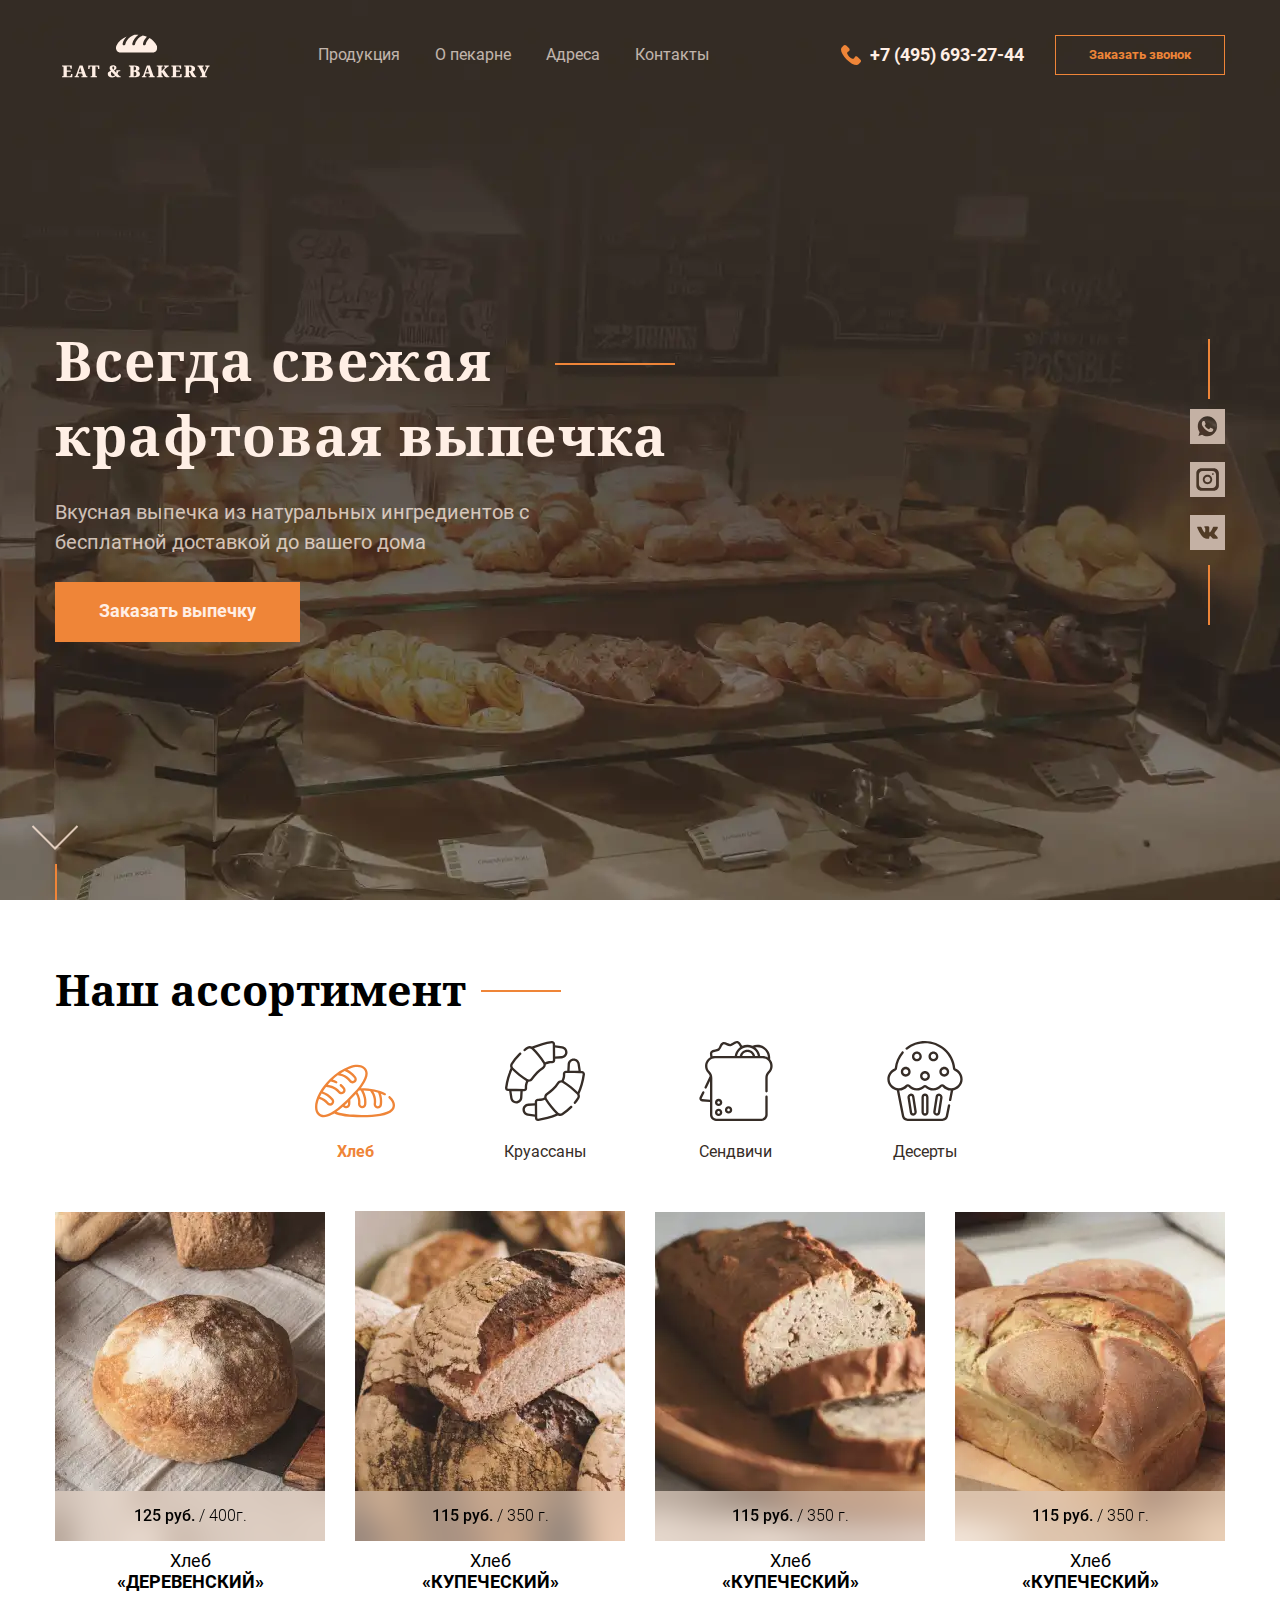
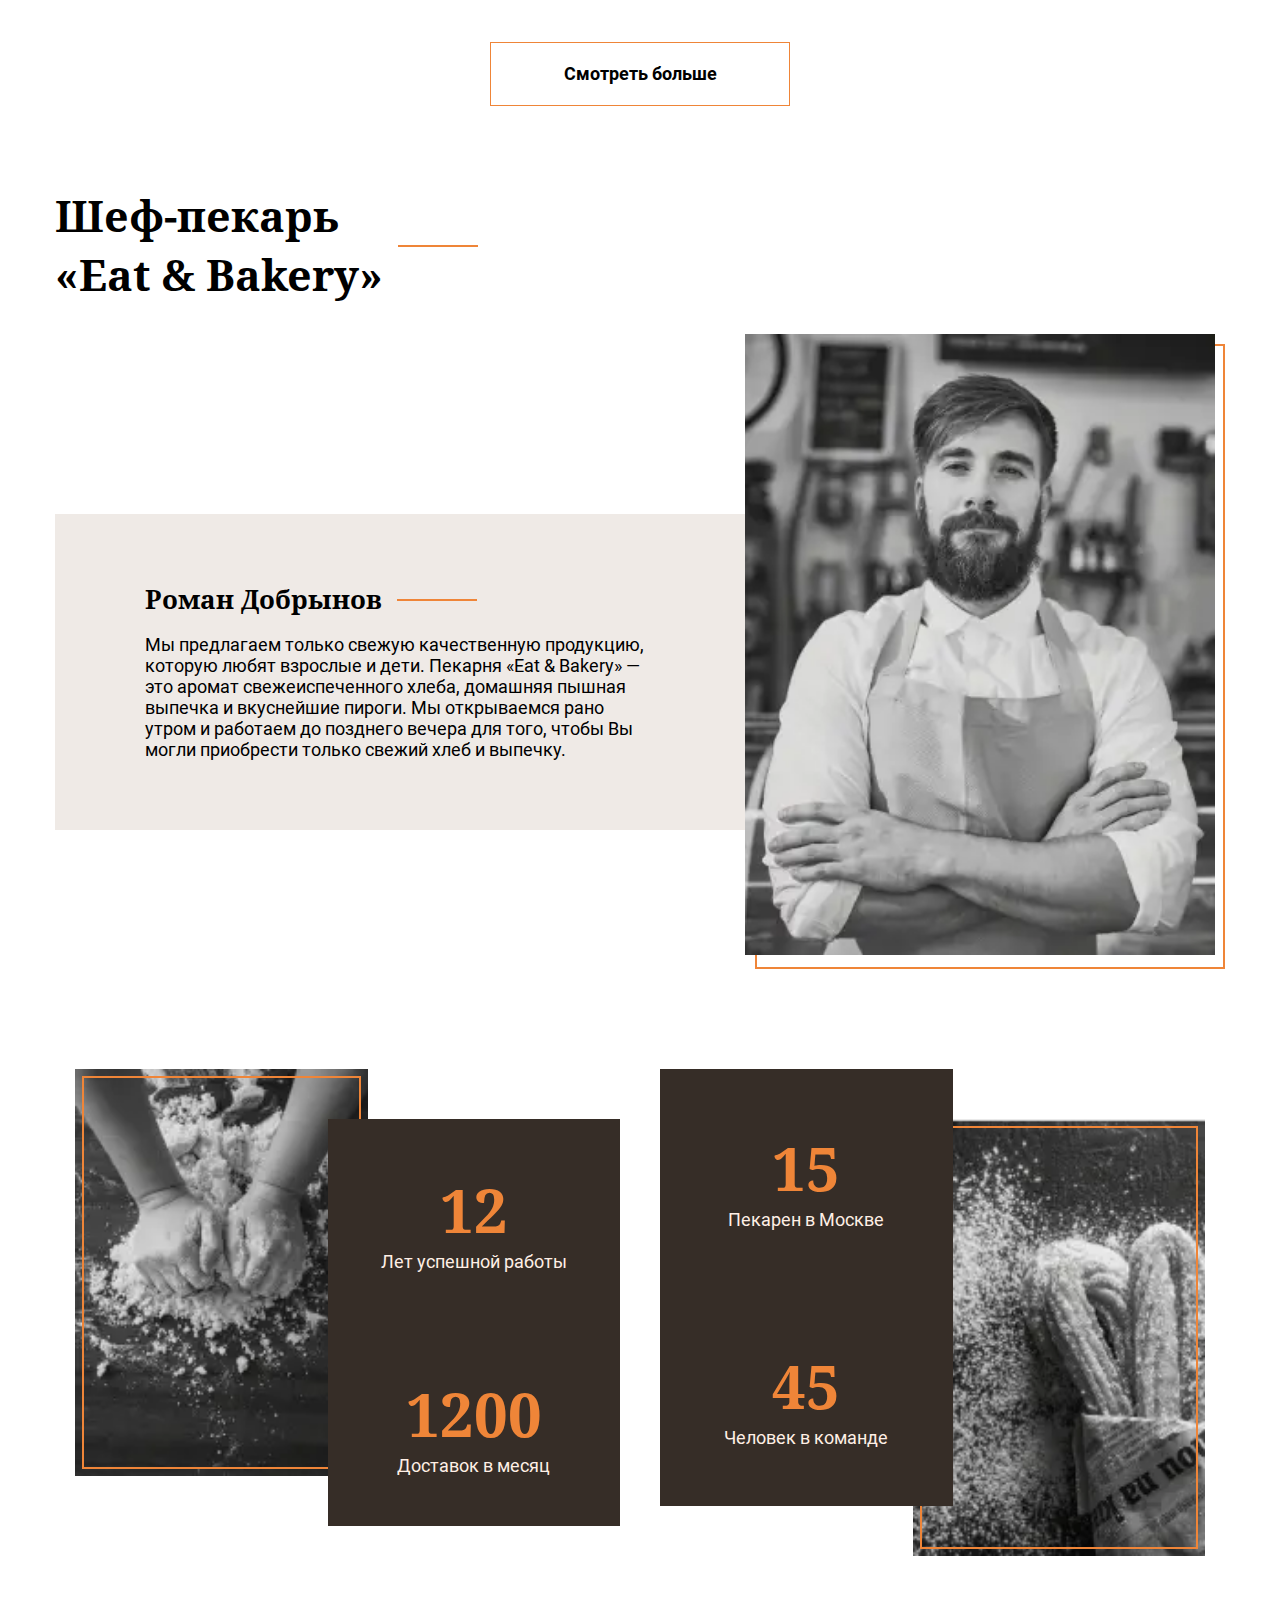
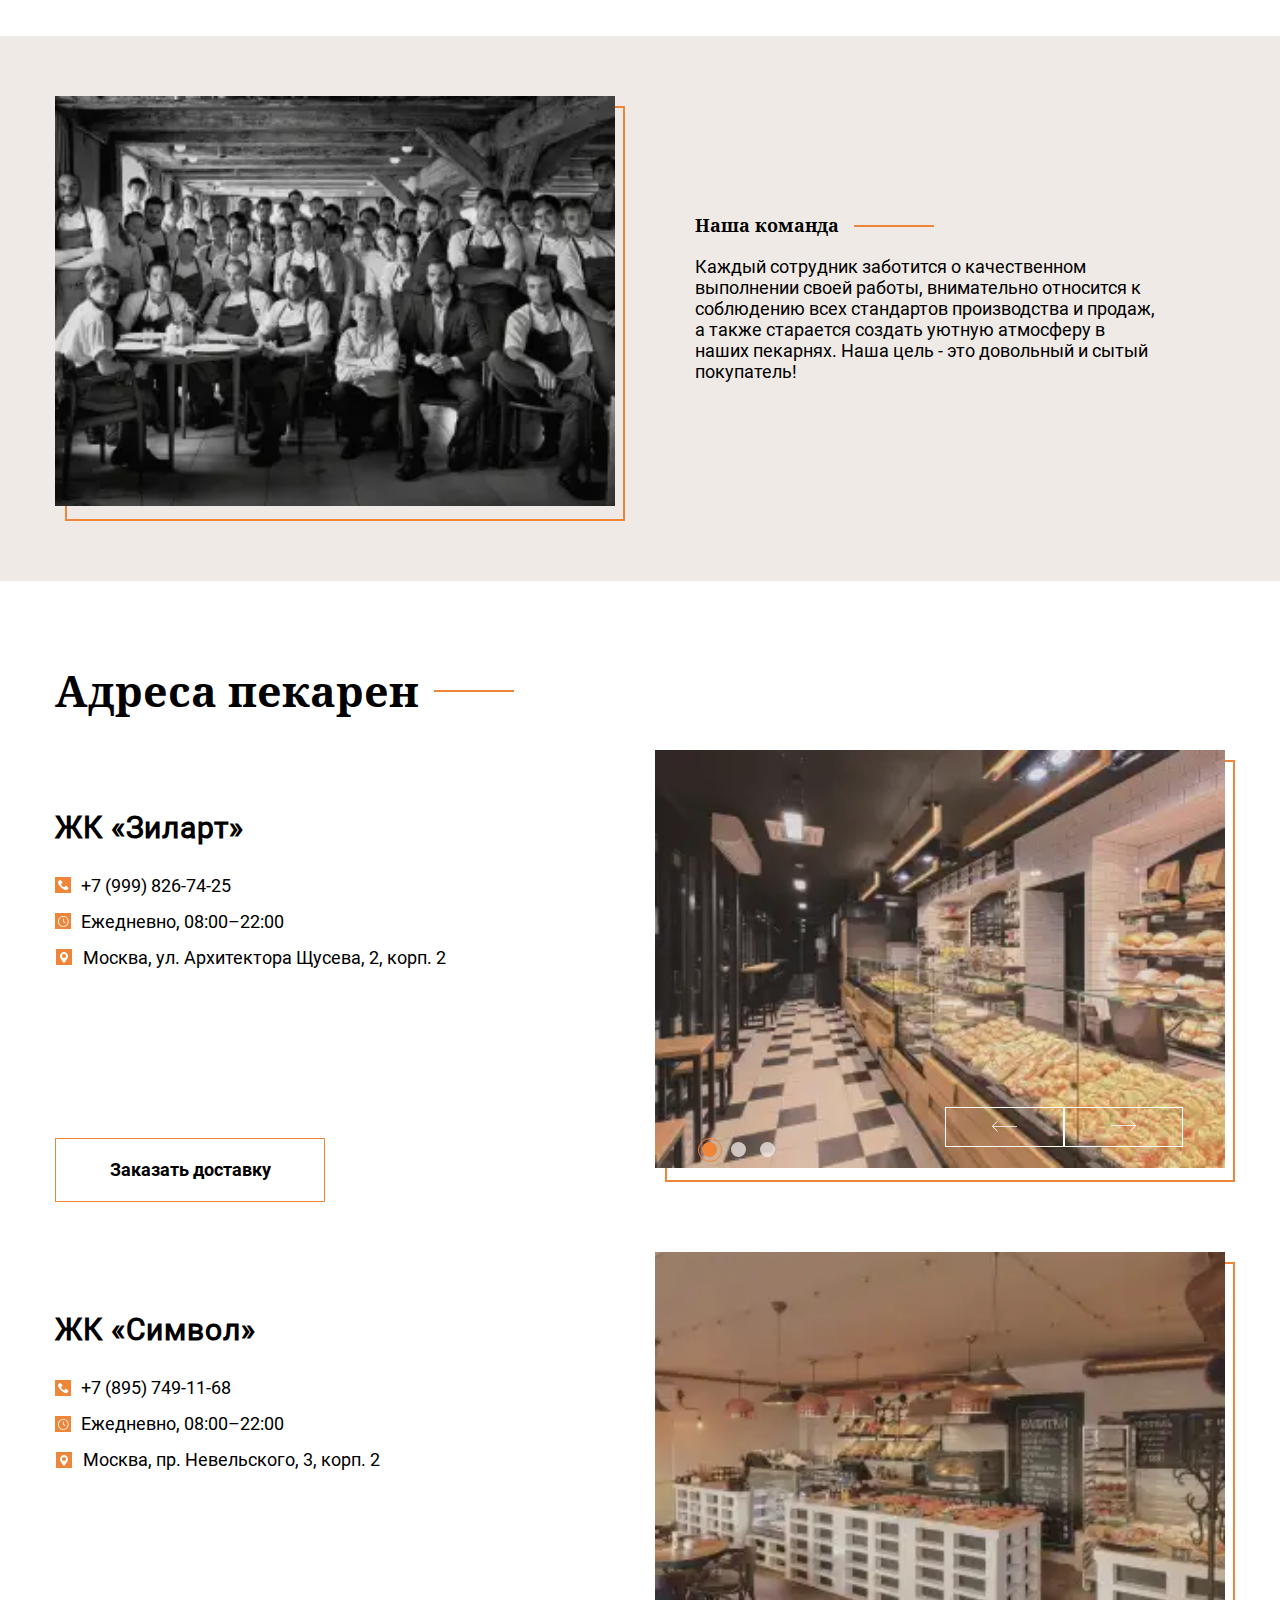
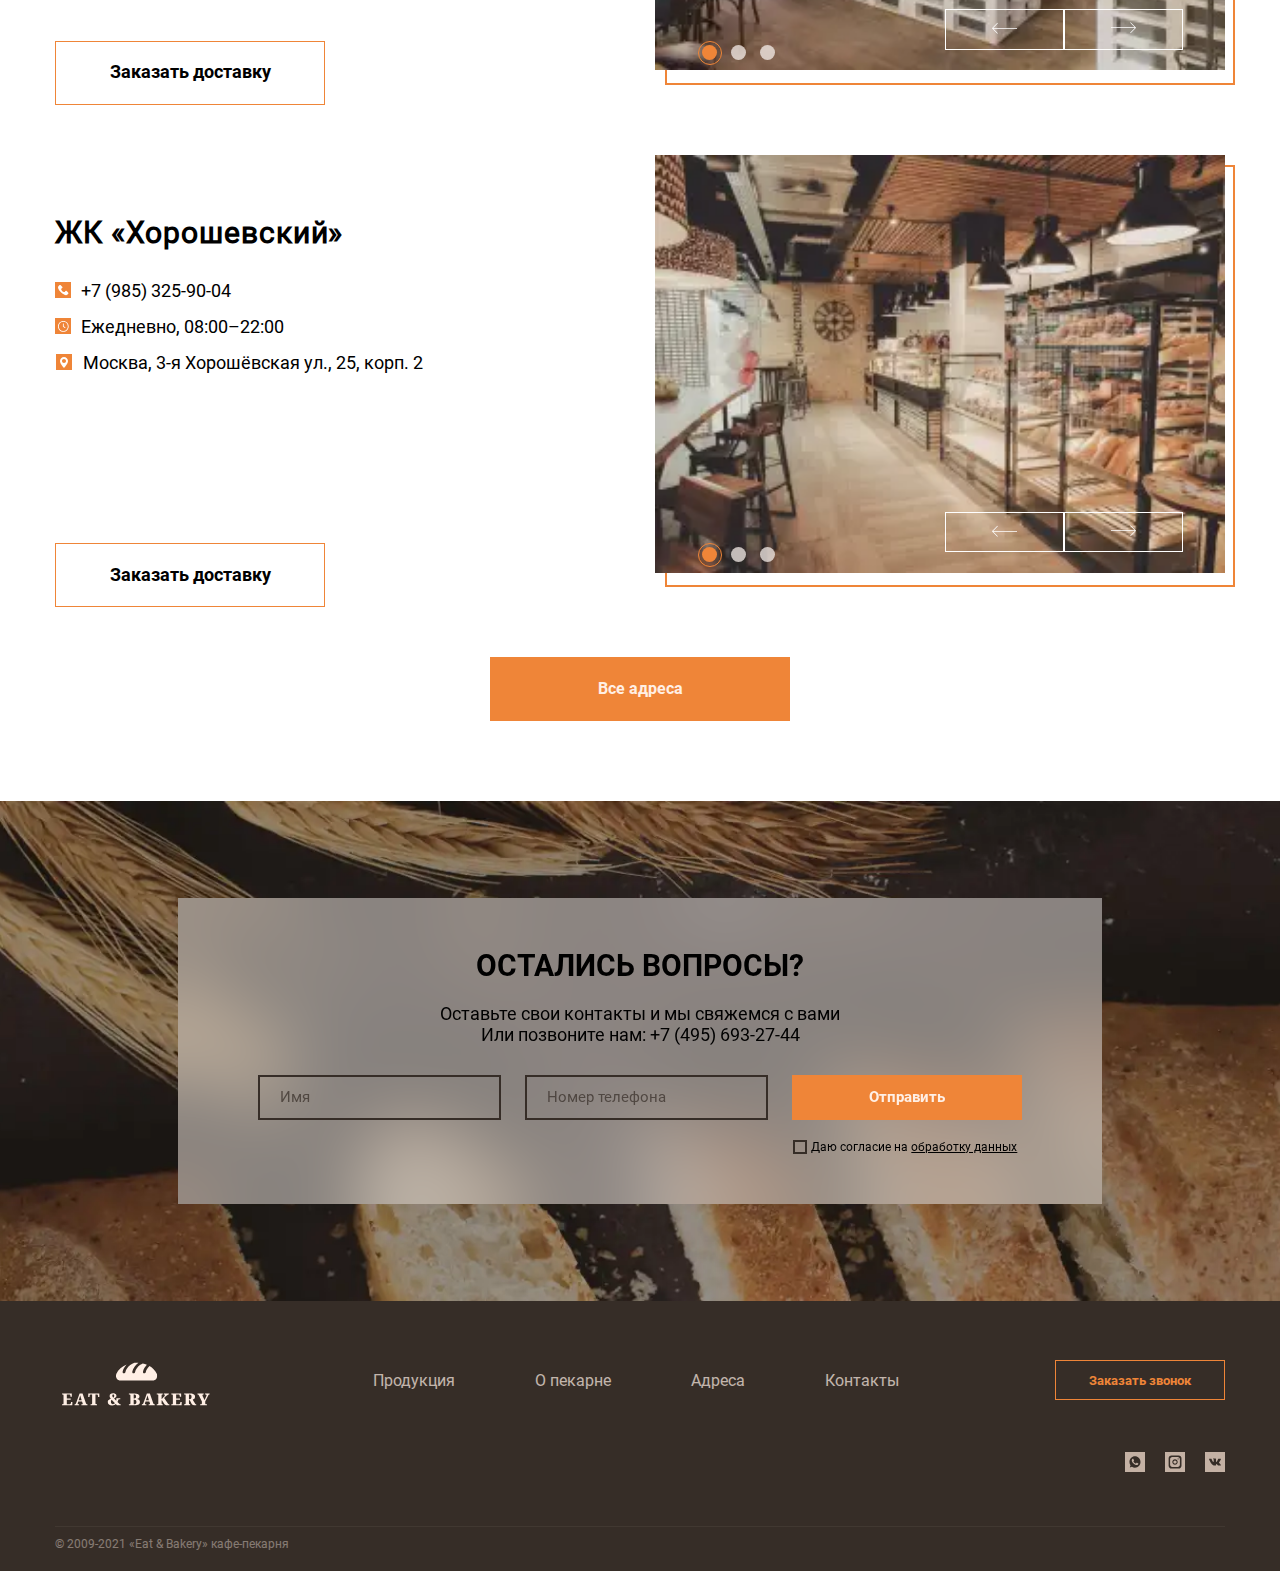
<file: docs/index.html>
<!doctype html><html lang="en"><head><meta charset="UTF-8"><meta http-equiv="X-UA-Compatible" content="IE=edge"><meta name="viewport" content="width=device-width,initial-scale=1"><link rel="shortcut icon" href="favicon.ico"><title>Eat & Bakery</title><script defer="defer" src="914.8fa6de98.js"></script><script defer="defer" src="main.8fa6de98.js"></script><link href="main.8fa6de98.css" rel="stylesheet"></head><body><header class="header" data-bg="images/6be9c54b.jpg" data-bg-webp="images/a61caa41.webp"><div class="container header__container"><div class="header__top"><div class="header__logo"><svg class="logo"><use xlink:href="#logo"></use></svg></div><nav class="header__menu menu"><ul class="menu__list"><li class="menu__item"><a href="#">Продукция</a></li><li class="menu__item"><a href="#">О пекарне</a></li><li class="menu__item"><a href="#">Адреса</a></li><li class="menu__item"><a href="#">Контакты</a></li></ul></nav><a href="tel:+74956932744" class="header__phone phone"><svg class="phone__svg"><use xlink:href="#phone"></use></svg> +7 (495) 693-27-44 </a><button class="header__call btn-call" data-fancybox data-src="#modal-callback">Заказать звонок</button> <button class="header__burger"><div class="burger"><span></span> <span></span> <span></span></div></button></div><div class="header__mobile menu-burger"><button class="menu-burger--close"><span></span> <span></span></button><nav class="menu-burger__menu menu-mobile"><ul class="menu-mobile__list"><li class="menu-mobile__item"><a href="#">Продукция</a></li><li class="menu-mobile__item"><a href="#">О пекарне</a></li><li class="menu-mobile__item"><a href="#">Адреса</a></li><li class="menu-mobile__item"><a href="#">Контакты</a></li></ul></nav><button class="menu-burger__call" data-fancybox data-src="#modal-callback"><div class="menu-burger__phone"><svg class="phone__svg"><use xlink:href="#phone"></use></svg> +7 (495) 693-27-44</div><span class="menu-burger__phone-text">Заказать звонок</span></button><div class="menu-burger__networks networks"><div class="networks__inner--mobile"><a href="https://www.whatsapp.com" class="networks__whatsapp--mobile"><svg class="whatsapp--mobile networks__item--mobile"><use xlink:href="#whatsapp"></use></svg> </a><a href="https://www.instagram.com/" class="networks__instagramm--mobile"><svg class="instagramm--mobile networks__item--mobile"><use xlink:href="#instagramm"></use></svg> </a><a href="https://vk.com/" class="networks__vk--mobile"><svg class="vk--mobile networks__item--mobile"><use xlink:href="#vk"></use></svg></a></div></div></div><div class="menu-overlay"></div><div class="header__inner"><div class="header__info"><h1 class="header__title title">Всегда свежая крафтовая выпечка</h1><p class="header__text">Вкусная выпечка из натуральных ингредиентов с бесплатной доставкой до вашего дома</p><button class="header__order btn-fill">Заказать выпечку</button></div><div class="header__networks networks"><div class="networks__inner"><a href="https://www.whatsapp.com" class="networks__whatsapp"><svg class="whatsapp networks__item"><use xlink:href="#whatsapp"></use></svg> </a><a href="https://www.instagram.com/" class="networks__instagramm"><svg class="instagramm networks__item"><use xlink:href="#instagramm"></use></svg> </a><a href="https://vk.com/" class="networks__vk"><svg class="vk networks__item"><use xlink:href="#vk"></use></svg></a></div></div></div></div><div class="container arrow-container"><button class="header__arrow-btn"><svg class="header__arrow"><use xlink:href="#arrow"></use></svg></button></div></header><section id="modal-callback" class="modal modal-callback"><div class="form__inner modal__inner"><div class="form__title modal__title">Заказать звонок</div><p class="form__contacts modal__contacts">Напишите ваши контакты, и мы перeзвоним вам в течение 30 минут в рабочее время</p><form action="" class="form-content modal__content"><div class="form-main-info"><input class="form__name modal__name" placeholder="Имя" name="name"> <input class="form__tel modal__tel" id="number" type="tel" placeholder="Номер телефона" name="tel"> <button class="form__send modal__send btn-call" type="submit">Заказать звонок</button> <label class="form__agree modal__agree" for="custom-checkbox"><input class="form__checkbox" id="custom-checkbox" type="checkbox" name="checkbox"><div class="form__checkbox-custom modal__checkbox-custom"><svg class="form__checkbox-active"><use xlink:href="#checkbox"></use></svg></div><span>Даю согласие на <a href="">обработку данных</a></span></label></div></form></div></section><section id="modal-thanks" class="modal modal-thanks"><div class="form__title modal__title">Заявка отправлена!</div><p class="form__contacts modal__contacts">Наш менеджер свяжется с Вами в течение 30 минут в рабочее время</p><svg class="modal__apply"><use xlink:href="#modal-apply"></use></svg> <button class="form__send modal__send modal-return btn-call">На главную</button></section><section class="assortment"><div class="container"><h3 class="assortment__title title">Наш ассортимент</h3><div class="assortment__tabs tabs"><ul class="tabs__list"><li class="tabs__item"><a class="tabs__item-inner" href="#tab-1"><svg class="tabs__bread"><use xlink:href="#bread"></use></svg> <span>Хлеб</span></a></li><li class="tabs__item"><a class="tabs__item-inner" href="#tab-2"><svg class="tabs__croissant"><use xlink:href="#croissant"></use></svg> <span>Круассаны</span></a></li><li class="tabs__item"><a class="tabs__item-inner" href="#tab-3"><svg class="tabs__sandwich"><use xlink:href="#sandwich"></use></svg> <span>Сендвичи</span></a></li><li class="tabs__item"><a class="tabs__item-inner" href="#tab-4"><svg class="tabs__dessert"><use xlink:href="#dessert"></use></svg> <span>Десерты</span></a></li></ul></div><div class="assortment__lists"><ul class="assortment__list" id="tab-1"><li class="assortment__item"><div class="assortment__inner" data-bg="images/f28546d3.png" data-bg-webp="images/d2f6416d.webp"><div class="assortment__hover"><div class="assortment__hover-inner"><p class="assortment__hover-main-info">Хлеб ржано-пшеничный с семенами подсолнечника, добавлением солода и квасного сусла.</p><div class="assortment__hover-count-info"><p class="assortment__hover-proteins">Белки — 11 г.</p><p class="assortment__hover-fat">Жиры — 8 г.</p><p class="assortment__hover-carbohydrates">Углеводы — 46 г.</p></div><p class="assortment__hover-count">300 ккал / 1270 кДж</p><button class="assortment__hover-btn btn-fill">В корзину</button></div></div><div class="assortment__info"><span class="assortment__price">125 руб.</span> <span class="assortment__weight">400г.</span></div></div><div class="assortment__name-info"><div class="assortment__category">Хлеб</div><div class="assortment__name">«Деревенский»</div></div></li><li class="assortment__item"><div class="assortment__inner" data-bg="images/62563b4a.png" data-bg-webp="images/8ad1f2ed.webp"><div class="assortment__hover"><div class="assortment__hover-inner"><p class="assortment__hover-main-info">Хлеб ржано-пшеничный с семенами подсолнечника, добавлением солода и квасного сусла.</p><div class="assortment__hover-count-info"><p class="assortment__hover-proteins">Белки — 11 г.</p><p class="assortment__hover-fat">Жиры — 8 г.</p><p class="assortment__hover-carbohydrates">Углеводы — 46 г.</p></div><p class="assortment__hover-count">300 ккал / 1270 кДж</p><button class="assortment__hover-btn btn-fill">В корзину</button></div></div><div class="assortment__info"><span class="assortment__price">115 руб.</span> <span class="assortment__weight">350 г.</span></div></div><div class="assortment__name-info"><div class="assortment__category">Хлеб</div><div class="assortment__name">«Купеческий»</div></div></li><li class="assortment__item"><div class="assortment__inner" data-bg="images/5ce8d050.png" data-bg-webp="images/c12a60b6.webp"><div class="assortment__hover"><div class="assortment__hover-inner"><p class="assortment__hover-main-info">Хлеб ржано-пшеничный с семенами подсолнечника, добавлением солода и квасного сусла.</p><div class="assortment__hover-count-info"><p class="assortment__hover-proteins">Белки — 11 г.</p><p class="assortment__hover-fat">Жиры — 8 г.</p><p class="assortment__hover-carbohydrates">Углеводы — 46 г.</p></div><p class="assortment__hover-count">300 ккал / 1270 кДж</p><button class="assortment__hover-btn btn-fill">В корзину</button></div></div><div class="assortment__info"><span class="assortment__price">115 руб.</span> <span class="assortment__weight">350 г.</span></div></div><div class="assortment__name-info"><div class="assortment__category">Хлеб</div><div class="assortment__name">«Купеческий»</div></div></li><li class="assortment__item"><div class="assortment__inner" data-bg="images/9e02c631.png" data-bg-webp="images/c2230a7a.webp"><div class="assortment__hover"><div class="assortment__hover-inner"><p class="assortment__hover-main-info">Хлеб ржано-пшеничный с семенами подсолнечника, добавлением солода и квасного сусла.</p><div class="assortment__hover-count-info"><p class="assortment__hover-proteins">Белки — 11 г.</p><p class="assortment__hover-fat">Жиры — 8 г.</p><p class="assortment__hover-carbohydrates">Углеводы — 46 г.</p></div><p class="assortment__hover-count">300 ккал / 1270 кДж</p><button class="assortment__hover-btn btn-fill">В корзину</button></div></div><div class="assortment__info"><span class="assortment__price">115 руб.</span> <span class="assortment__weight">350 г.</span></div></div><div class="assortment__name-info"><div class="assortment__category">Хлеб</div><div class="assortment__name">«Купеческий»</div></div></li></ul><ul class="assortment__list" id="tab-2"><li class="assortment__item"><div class="assortment__inner" data-bg="images/5241726f.png" data-bg-webp="images/b2416d15.webp"><div class="assortment__hover"><div class="assortment__hover-inner"><p class="assortment__hover-main-info">Хлеб ржано-пшеничный с семенами подсолнечника, добавлением солода и квасного сусла.</p><div class="assortment__hover-count-info"><p class="assortment__hover-proteins">Белки — 11 г.</p><p class="assortment__hover-fat">Жиры — 8 г.</p><p class="assortment__hover-carbohydrates">Углеводы — 46 г.</p></div><p class="assortment__hover-count">300 ккал / 1270 кДж</p><button class="assortment__hover-btn btn-fill">В корзину</button></div></div><div class="assortment__info"><span class="assortment__price">125 руб.</span> <span class="assortment__weight">400г.</span></div></div><div class="assortment__name-info"><div class="assortment__category">Круассан</div><div class="assortment__name">«Ветчина с сыром»</div></div></li><li class="assortment__item"><div class="assortment__inner" data-bg="images/d4d1c36a.png" data-bg-webp="images/d4dfa921.webp"><div class="assortment__hover"><div class="assortment__hover-inner"><p class="assortment__hover-main-info">Хлеб ржано-пшеничный с семенами подсолнечника, добавлением солода и квасного сусла.</p><div class="assortment__hover-count-info"><p class="assortment__hover-proteins">Белки — 11 г.</p><p class="assortment__hover-fat">Жиры — 8 г.</p><p class="assortment__hover-carbohydrates">Углеводы — 46 г.</p></div><p class="assortment__hover-count">300 ккал / 1270 кДж</p><button class="assortment__hover-btn btn-fill">В корзину</button></div></div><div class="assortment__info"><span class="assortment__price">115 руб.</span> <span class="assortment__weight">350 г.</span></div></div><div class="assortment__name-info"><div class="assortment__category">Круассан</div><div class="assortment__name">«Шоколадный»</div></div></li><li class="assortment__item"><div class="assortment__inner" data-bg="images/58b59739.png" data-bg-webp="images/a84db216.webp"><div class="assortment__hover"><div class="assortment__hover-inner"><p class="assortment__hover-main-info">Хлеб ржано-пшеничный с семенами подсолнечника, добавлением солода и квасного сусла.</p><div class="assortment__hover-count-info"><p class="assortment__hover-proteins">Белки — 11 г.</p><p class="assortment__hover-fat">Жиры — 8 г.</p><p class="assortment__hover-carbohydrates">Углеводы — 46 г.</p></div><p class="assortment__hover-count">300 ккал / 1270 кДж</p><button class="assortment__hover-btn btn-fill">В корзину</button></div></div><div class="assortment__info"><span class="assortment__price">115 руб.</span> <span class="assortment__weight">350 г.</span></div></div><div class="assortment__name-info"><div class="assortment__category">Круассан</div><div class="assortment__name">«Классический»</div></div></li><li class="assortment__item"><div class="assortment__inner" data-bg="images/40c93e3e.png" data-bg-webp="images/4bb6ca5b.webp"><div class="assortment__hover"><div class="assortment__hover-inner"><p class="assortment__hover-main-info">Хлеб ржано-пшеничный с семенами подсолнечника, добавлением солода и квасного сусла.</p><div class="assortment__hover-count-info"><p class="assortment__hover-proteins">Белки — 11 г.</p><p class="assortment__hover-fat">Жиры — 8 г.</p><p class="assortment__hover-carbohydrates">Углеводы — 46 г.</p></div><p class="assortment__hover-count">300 ккал / 1270 кДж</p><button class="assortment__hover-btn btn-fill">В корзину</button></div></div><div class="assortment__info"><span class="assortment__price">115 руб.</span> <span class="assortment__weight">350 г.</span></div></div><div class="assortment__name-info"><div class="assortment__category">Круассан</div><div class="assortment__name">«Клубничный»</div></div></li></ul><ul class="assortment__list" id="tab-3"><li class="assortment__item"><div class="assortment__inner" data-bg="images/18694548.png" data-bg-webp="images/aea7f5f2.webp"><div class="assortment__hover"><div class="assortment__hover-inner"><p class="assortment__hover-main-info">Хлеб ржано-пшеничный с семенами подсолнечника, добавлением солода и квасного сусла.</p><div class="assortment__hover-count-info"><p class="assortment__hover-proteins">Белки — 11 г.</p><p class="assortment__hover-fat">Жиры — 8 г.</p><p class="assortment__hover-carbohydrates">Углеводы — 46 г.</p></div><p class="assortment__hover-count">300 ккал / 1270 кДж</p><button class="assortment__hover-btn btn-fill">В корзину</button></div></div><div class="assortment__info"><span class="assortment__price">125 руб.</span> <span class="assortment__weight">400г.</span></div></div><div class="assortment__name-info"><div class="assortment__category">Сендвич</div><div class="assortment__name">«Парижский»</div></div></li><li class="assortment__item"><div class="assortment__inner" data-bg="images/4acf5664.png" data-bg-webp="images/7c875209.webp"><div class="assortment__hover"><div class="assortment__hover-inner"><p class="assortment__hover-main-info">Хлеб ржано-пшеничный с семенами подсолнечника, добавлением солода и квасного сусла.</p><div class="assortment__hover-count-info"><p class="assortment__hover-proteins">Белки — 11 г.</p><p class="assortment__hover-fat">Жиры — 8 г.</p><p class="assortment__hover-carbohydrates">Углеводы — 46 г.</p></div><p class="assortment__hover-count">300 ккал / 1270 кДж</p><button class="assortment__hover-btn btn-fill">В корзину</button></div></div><div class="assortment__info"><span class="assortment__price">115 руб.</span> <span class="assortment__weight">350 г.</span></div></div><div class="assortment__name-info"><div class="assortment__category">Сендвич</div><div class="assortment__name">«миланский»</div></div></li><li class="assortment__item"><div class="assortment__inner" data-bg="images/e12a813b.png" data-bg-webp="images/e7e1b5e2.webp"><div class="assortment__hover"><div class="assortment__hover-inner"><p class="assortment__hover-main-info">Хлеб ржано-пшеничный с семенами подсолнечника, добавлением солода и квасного сусла.</p><div class="assortment__hover-count-info"><p class="assortment__hover-proteins">Белки — 11 г.</p><p class="assortment__hover-fat">Жиры — 8 г.</p><p class="assortment__hover-carbohydrates">Углеводы — 46 г.</p></div><p class="assortment__hover-count">300 ккал / 1270 кДж</p><button class="assortment__hover-btn btn-fill">В корзину</button></div></div><div class="assortment__info"><span class="assortment__price">115 руб.</span> <span class="assortment__weight">350 г.</span></div></div><div class="assortment__name-info"><div class="assortment__category">Сендвич</div><div class="assortment__name">«Сицилийский»</div></div></li><li class="assortment__item"><div class="assortment__inner" data-bg="images/25c004f7.png" data-bg-webp="images/bed9087a.webp"><div class="assortment__hover"><div class="assortment__hover-inner"><p class="assortment__hover-main-info">Хлеб ржано-пшеничный с семенами подсолнечника, добавлением солода и квасного сусла.</p><div class="assortment__hover-count-info"><p class="assortment__hover-proteins">Белки — 11 г.</p><p class="assortment__hover-fat">Жиры — 8 г.</p><p class="assortment__hover-carbohydrates">Углеводы — 46 г.</p></div><p class="assortment__hover-count">300 ккал / 1270 кДж</p><button class="assortment__hover-btn btn-fill">В корзину</button></div></div><div class="assortment__info"><span class="assortment__price">115 руб.</span> <span class="assortment__weight">350 г.</span></div></div><div class="assortment__name-info"><div class="assortment__category">Сендвич</div><div class="assortment__name">«Венский»</div></div></li></ul><ul class="assortment__list" id="tab-4"><li class="assortment__item"><div class="assortment__inner" data-bg="images/74c2d620.png" data-bg-webp="images/52fe3aa6.webp"><div class="assortment__hover"><div class="assortment__hover-inner"><p class="assortment__hover-main-info">Хлеб ржано-пшеничный с семенами подсолнечника, добавлением солода и квасного сусла.</p><div class="assortment__hover-count-info"><p class="assortment__hover-proteins">Белки — 11 г.</p><p class="assortment__hover-fat">Жиры — 8 г.</p><p class="assortment__hover-carbohydrates">Углеводы — 46 г.</p></div><p class="assortment__hover-count">300 ккал / 1270 кДж</p><button class="assortment__hover-btn btn-fill">В корзину</button></div></div><div class="assortment__info"><span class="assortment__price">125 руб.</span> <span class="assortment__weight">400г.</span></div></div><div class="assortment__name-info"><div class="assortment__category">Пирожное</div><div class="assortment__name">«Медовик»</div></div></li><li class="assortment__item"><div class="assortment__inner" data-bg="images/4130436b.png" data-bg-webp="images/08a365f0.webp"><div class="assortment__hover"><div class="assortment__hover-inner"><p class="assortment__hover-main-info">Хлеб ржано-пшеничный с семенами подсолнечника, добавлением солода и квасного сусла.</p><div class="assortment__hover-count-info"><p class="assortment__hover-proteins">Белки — 11 г.</p><p class="assortment__hover-fat">Жиры — 8 г.</p><p class="assortment__hover-carbohydrates">Углеводы — 46 г.</p></div><p class="assortment__hover-count">300 ккал / 1270 кДж</p><button class="assortment__hover-btn btn-fill">В корзину</button></div></div><div class="assortment__info"><span class="assortment__price">115 руб.</span> <span class="assortment__weight">350 г.</span></div></div><div class="assortment__name-info"><div class="assortment__category">Пирожное</div><div class="assortment__name">«тирамису»</div></div></li><li class="assortment__item"><div class="assortment__inner" data-bg="images/e4fdc6ea.png" data-bg-webp="images/b4c833f0.webp"><div class="assortment__hover"><div class="assortment__hover-inner"><p class="assortment__hover-main-info">Хлеб ржано-пшеничный с семенами подсолнечника, добавлением солода и квасного сусла.</p><div class="assortment__hover-count-info"><p class="assortment__hover-proteins">Белки — 11 г.</p><p class="assortment__hover-fat">Жиры — 8 г.</p><p class="assortment__hover-carbohydrates">Углеводы — 46 г.</p></div><p class="assortment__hover-count">300 ккал / 1270 кДж</p><button class="assortment__hover-btn btn-fill">В корзину</button></div></div><div class="assortment__info"><span class="assortment__price">115 руб.</span> <span class="assortment__weight">350 г.</span></div></div><div class="assortment__name-info"><div class="assortment__category">Пирожное</div><div class="assortment__name">«сметанник»</div></div></li><li class="assortment__item"><div class="assortment__inner" data-bg="images/f710ac74.png" data-bg-webp="images/7e896708.webp"><div class="assortment__hover"><div class="assortment__hover-inner"><p class="assortment__hover-main-info">Хлеб ржано-пшеничный с семенами подсолнечника, добавлением солода и квасного сусла.</p><div class="assortment__hover-count-info"><p class="assortment__hover-proteins">Белки — 11 г.</p><p class="assortment__hover-fat">Жиры — 8 г.</p><p class="assortment__hover-carbohydrates">Углеводы — 46 г.</p></div><p class="assortment__hover-count">300 ккал / 1270 кДж</p><button class="assortment__hover-btn btn-fill">В корзину</button></div></div><div class="assortment__info"><span class="assortment__price">115 руб.</span> <span class="assortment__weight">350 г.</span></div></div><div class="assortment__name-info"><div class="assortment__category">Пирожное</div><div class="assortment__name">«Красные ягоды»</div></div></li></ul></div><button class="assortment__look-more btn-main">Смотреть больше</button></div></section><section class="chef"><div class="container"><h3 class="chef__title title">Шеф-пекарь<br>«Eat & Bakery»</h3><div class="chef__inner"><div class="chef__photo"><div class="chef__photo-inner"><picture><source srcset="images/64a5712d.webp" type="image/webp"><img class="chef__img" src="images/272628ba.png" alt=""></picture></div></div><div class="chef__info"><div class="container"><h4 class="chef__info-title title">Роман Добрынов</h4><div class="chef__info-text text">Мы предлагаем только свежую качественную продукцию, которую любят взрослые и дети. Пекарня «Eat & Bakery» — это аромат свежеиспеченного хлеба, домашняя пышная выпечка и вкуснейшие пироги. Мы открываемся рано утром и работаем до позднего вечера для того, чтобы Вы могли приобрести только свежий хлеб и выпечку.</div></div></div></div></div></section><section class="about"><div class="container about-container"><div class="about-top"><div class="about__inner"><picture><source srcset="images/a98c0bfe.webp" type="image/webp"><img class="about__img" src="images/dff5c711.png" alt=""></picture></div><div class="about__info"><div class="about__info-top"><div class="about__count">12</div><div class="about__text">Лет успешной работы</div></div><div class="about__info-bottom"><div class="about__count">1200</div><div class="about__text">Доставок в месяц</div></div></div></div><div class="about-bottom"><div class="about__info about__info--bottom"><div class="about__info-top"><div class="about__count">15</div><div class="about__text">Пекарен в Москве</div></div><div class="about__info-bottom"><div class="about__count">45</div><div class="about__text">Человек в команде</div></div></div><div class="about__inner about__inner--bottom"><picture><source srcset="images/6488b589.webp" type="image/webp"><img class="about__img" src="images/5d5f9a00.png" alt=""></picture></div></div></div></section><section class="team"><div class="container team-container"><div class="team__info"><h4 class="team__title title">Наша команда</h4><div class="team__text text">Каждый сотрудник заботится о качественном выполнении своей работы, внимательно относится к соблюдению всех стандартов производства и продаж, а также старается создать уютную атмосферу в наших пекарнях. Наша цель - это довольный и сытый покупатель!</div></div><div class="team__photo"><div class="team__photo-inner"><picture><source srcset="images/b2c510fe.webp" type="image/webp"><img class="team__img" src="images/9097cac9.png" alt=""></picture></div></div></div></section><section class="bakery"><div class="container"><h3 class="bakery__title title">Адреса пекарен</h3><ul class="bakery__list"><li class="bakery__item"><div class="bakery__slider"><div class="bakery__photo"><a href="images/211e0a2c.png" data-fancybox="images-1" data-width="800" data-height="600"><picture><source srcset="images/3b8b1efe.webp" type="image/webp"><img class="bakery__img" src="images/211e0a2c.png" alt=""></picture></a><svg class="bakery__lupa"><use xlink:href="#lupa"></use></svg></div><div class="bakery__photo"><a href="images/211e0a2c.png" data-fancybox="images-1" data-width="800" data-height="600"><picture><source srcset="images/3b8b1efe.webp" type="image/webp"><img class="bakery__img" src="images/211e0a2c.png" alt=""></picture></a><svg class="bakery__lupa"><use xlink:href="#lupa"></use></svg></div><div class="bakery__photo"><a href="images/211e0a2c.png" data-fancybox="images-1" data-width="800" data-height="600"><picture><source srcset="images/3b8b1efe.webp" type="image/webp"><img class="bakery__img" src="images/211e0a2c.png" alt=""></picture></a><svg class="bakery__lupa"><use xlink:href="#lupa"></use></svg></div></div><div class="bakery__info"><h4 class="bakery__item-title">ЖК «Зиларт»</h4><a href="tel:+79998267425" class="bakery__info-item"><svg class="bakery__icon"><use xlink:href="#tel"></use></svg> <span>+7 (999) 826-74-25</span></a><div class="bakery__info-item"><svg class="bakery__icon"><use xlink:href="#time"></use></svg> <span>Ежедневно, 08:00–22:00</span></div><div class="bakery__info-item"><svg class="bakery__icon bakery__icon--address"><use xlink:href="#address"></use></svg> <span>Москва, ул. Архитектора Щусева, 2, корп. 2</span></div><button class="bakery__order btn-main">Заказать доставку</button></div></li><li class="bakery__item"><div class="bakery__slider"><div class="bakery__photo"><a href="images/4778208b.png" data-fancybox="images-2" data-width="800" data-height="600"><picture><source srcset="images/ceb9c2ad.webp" type="image/webp"><img class="bakery__img" src="images/4778208b.png" alt=""></picture></a><svg class="bakery__lupa"><use xlink:href="#lupa"></use></svg></div><div class="bakery__photo"><a href="images/4778208b.png" data-fancybox="images-2" data-width="800" data-height="600"><picture><source srcset="images/ceb9c2ad.webp" type="image/webp"><img class="bakery__img" src="images/4778208b.png" alt=""></picture></a><svg class="bakery__lupa"><use xlink:href="#lupa"></use></svg></div><div class="bakery__photo"><a href="images/4778208b.png" data-fancybox="images-2" data-width="800" data-height="600"><picture><source srcset="images/ceb9c2ad.webp" type="image/webp"><img class="bakery__img" src="images/4778208b.png" alt=""></picture></a><svg class="bakery__lupa"><use xlink:href="#lupa"></use></svg></div></div><div class="bakery__info"><h4 class="bakery__item-title">ЖК «Символ»</h4><a href="tel:+78957491168" class="bakery__info-item"><svg class="bakery__icon"><use xlink:href="#tel"></use></svg> <span>+7 (895) 749-11-68</span></a><div class="bakery__info-item"><svg class="bakery__icon"><use xlink:href="#time"></use></svg> <span>Ежедневно, 08:00–22:00</span></div><div class="bakery__info-item"><svg class="bakery__icon bakery__icon--address"><use xlink:href="#address"></use></svg> <span>Москва, пр. Невельского, 3, корп. 2</span></div><button class="bakery__order btn-main">Заказать доставку</button></div></li><li class="bakery__item"><div class="bakery__slider"><div class="bakery__photo"><a href="images/793e879b.png" data-fancybox="images-3" data-width="800" data-height="600"><picture><source srcset="images/fcf63b61.webp" type="image/webp"><img class="bakery__img" src="images/793e879b.png" alt=""></picture></a><svg class="bakery__lupa"><use xlink:href="#lupa"></use></svg></div><div class="bakery__photo"><a href="images/793e879b.png" data-fancybox="images-3" data-width="800" data-height="600"><picture><source srcset="images/fcf63b61.webp" type="image/webp"><img class="bakery__img" src="images/793e879b.png" alt=""></picture></a><svg class="bakery__lupa"><use xlink:href="#lupa"></use></svg></div><div class="bakery__photo"><a href="images/793e879b.png" data-fancybox="images-3" data-width="800" data-height="600"><picture><source srcset="images/fcf63b61.webp" type="image/webp"><img class="bakery__img" src="images/793e879b.png" alt=""></picture></a><svg class="bakery__lupa"><use xlink:href="#lupa"></use></svg></div></div><div class="bakery__info"><h4 class="bakery__item-title">ЖК «Хорошевский»</h4><a href="tel:+79853259004" class="bakery__info-item"><svg class="bakery__icon"><use xlink:href="#tel"></use></svg> <span>+7 (985) 325-90-04</span></a><div class="bakery__info-item"><svg class="bakery__icon"><use xlink:href="#time"></use></svg> <span>Ежедневно, 08:00–22:00</span></div><div class="bakery__info-item"><svg class="bakery__icon bakery__icon--address"><use xlink:href="#address"></use></svg> <span>Москва, 3-я Хорошёвская ул., 25, корп. 2</span></div><button class="bakery__order btn-main">Заказать доставку</button></div></li></ul><button class="bakery__all-address btn-fill">Все адреса</button></div></section><section class="form" data-bg="images/5de2bb7b.jpg" data-bg-webp="images/8a3cb973.webp"><div class="container"><div class="form__container"><div class="form__inner"><div class="form__title">Остались вопросы?</div><p class="form__contacts">Оставьте свои контакты и мы свяжемся с вами</p><p class="form__tel-info">Или позвоните нам: +7 (495) 693-27-44</p><form action="" class="form-content display-content"><div class="form-main-info"><input class="form__name" placeholder="Имя" name="name-footer"> <input class="form__tel" id="number-footer" type="tel" placeholder="Номер телефона" name="tel-footer"> <button class="form__send btn-fill" type="submit">Отправить</button> <label class="form__agree" for="custom-checkbox-footer"><input class="form__checkbox-footer" id="custom-checkbox-footer" type="checkbox" name="checkbox-footer"><div class="form__checkbox-custom"><svg class="form__checkbox-active-footer"><use xlink:href="#checkbox"></use></svg></div><span>Даю согласие на <a href="">обработку данных</a></span></label></div></form></div></div></div></section><footer class="footer"><div class="container"><div class="footer__info"><svg class="footer__logo logo"><use xlink:href="#logo"></use></svg><nav class="footer__nav"><ul class="footer__list"><li class="footer__item"><a href="">Продукция</a></li><li class="footer__item"><a href="">О пекарне</a></li><li class="footer__item"><a href="">Адреса</a></li><li class="footer__item"><a href="">Контакты</a></li></ul></nav><button class="footer__btn btn-call" data-fancybox data-src="#modal-callback">Заказать звонок</button></div><div class="footer__networks"><div class="networks__inner networks__inner--footer"><a href="https://www.whatsapp.com" class="networks__whatsapp"><svg class="whatsapp networks__item"><use xlink:href="#whatsapp"></use></svg> </a><a href="https://www.instagram.com/" class="networks__instagramm"><svg class="instagramm networks__item"><use xlink:href="#instagramm"></use></svg> </a><a href="https://vk.com/" class="networks__vk"><svg class="vk networks__item"><use xlink:href="#vk"></use></svg></a></div></div><div class="footer__copyright"><span>© 2009-2021 «Eat & Bakery» кафе-пекарня</span></div></div></footer></body></html>
</file>
<file: docs/main.8fa6de98.css>
/*! normalize.css v8.0.1 | MIT License | github.com/necolas/normalize.css */html{line-height:1.15;-webkit-text-size-adjust:100%}body{margin:0}main{display:block}h1{font-size:2em;margin:.67em 0}hr{-webkit-box-sizing:content-box;box-sizing:content-box;height:0;overflow:visible}pre{font-family:monospace,monospace;font-size:1em}a{background-color:transparent}abbr[title]{border-bottom:none;text-decoration:underline;-webkit-text-decoration:underline dotted;text-decoration:underline dotted}b,strong{font-weight:bolder}code,kbd,samp{font-family:monospace,monospace;font-size:1em}small{font-size:80%}sub,sup{font-size:75%;line-height:0;position:relative;vertical-align:baseline}sub{bottom:-.25em}sup{top:-.5em}img{border-style:none}button,input,optgroup,select,textarea{font-family:inherit;font-size:100%;line-height:1.15;margin:0}button,input{overflow:visible}button,select{text-transform:none}[type=button],[type=reset],[type=submit],button{-webkit-appearance:button}[type=button]::-moz-focus-inner,[type=reset]::-moz-focus-inner,[type=submit]::-moz-focus-inner,button::-moz-focus-inner{border-style:none;padding:0}[type=button]:-moz-focusring,[type=reset]:-moz-focusring,[type=submit]:-moz-focusring,button:-moz-focusring{outline:1px dotted ButtonText}fieldset{padding:.35em .75em .625em}legend{-webkit-box-sizing:border-box;box-sizing:border-box;color:inherit;display:table;max-width:100%;padding:0;white-space:normal}progress{vertical-align:baseline}textarea{overflow:auto}[type=checkbox],[type=radio]{-webkit-box-sizing:border-box;box-sizing:border-box;padding:0}[type=number]::-webkit-inner-spin-button,[type=number]::-webkit-outer-spin-button{height:auto}[type=search]{-webkit-appearance:textfield;outline-offset:-2px}[type=search]::-webkit-search-decoration{-webkit-appearance:none}::-webkit-file-upload-button{-webkit-appearance:button;font:inherit}details{display:block}summary{display:list-item}[hidden],template{display:none}body.compensate-for-scrollbar{overflow:hidden}.fancybox-active{height:auto}.fancybox-is-hidden{left:-9999px;margin:0;position:absolute!important;top:-9999px;visibility:hidden}.fancybox-container{-webkit-backface-visibility:hidden;height:100%;left:0;outline:none;position:fixed;-webkit-tap-highlight-color:transparent;top:0;-ms-touch-action:manipulation;touch-action:manipulation;transform:translateZ(0);width:100%;z-index:99992}.fancybox-container *{box-sizing:border-box}.fancybox-bg,.fancybox-inner,.fancybox-outer,.fancybox-stage{bottom:0;left:0;position:absolute;right:0;top:0}.fancybox-outer{-webkit-overflow-scrolling:touch;overflow-y:auto}.fancybox-bg{background:#1e1e1e;opacity:0;transition-duration:inherit;transition-property:opacity;transition-timing-function:cubic-bezier(.47,0,.74,.71)}.fancybox-is-open .fancybox-bg{opacity:.9;transition-timing-function:cubic-bezier(.22,.61,.36,1)}.fancybox-caption,.fancybox-infobar,.fancybox-navigation .fancybox-button,.fancybox-toolbar{direction:ltr;opacity:0;position:absolute;transition:opacity .25s ease,visibility 0s ease .25s;visibility:hidden;z-index:99997}.fancybox-show-caption .fancybox-caption,.fancybox-show-infobar .fancybox-infobar,.fancybox-show-nav .fancybox-navigation .fancybox-button,.fancybox-show-toolbar .fancybox-toolbar{opacity:1;transition:opacity .25s ease 0s,visibility 0s ease 0s;visibility:visible}.fancybox-infobar{color:#ccc;font-size:13px;-webkit-font-smoothing:subpixel-antialiased;height:44px;left:0;line-height:44px;min-width:44px;mix-blend-mode:difference;padding:0 10px;pointer-events:none;top:0;-webkit-touch-callout:none;-webkit-user-select:none;-moz-user-select:none;-ms-user-select:none;user-select:none}.fancybox-toolbar{right:0;top:0}.fancybox-stage{direction:ltr;overflow:visible;transform:translateZ(0);z-index:99994}.fancybox-is-open .fancybox-stage{overflow:hidden}.fancybox-slide{-webkit-backface-visibility:hidden;display:none;height:100%;left:0;outline:none;overflow:auto;-webkit-overflow-scrolling:touch;padding:44px;position:absolute;text-align:center;top:0;transition-property:transform,opacity;white-space:normal;width:100%;z-index:99994}.fancybox-slide:before{content:"";display:inline-block;font-size:0;height:100%;vertical-align:middle;width:0}.fancybox-is-sliding .fancybox-slide,.fancybox-slide--current,.fancybox-slide--next,.fancybox-slide--previous{display:block}.fancybox-slide--image{overflow:hidden;padding:44px 0}.fancybox-slide--image:before{display:none}.fancybox-slide--html{padding:6px}.fancybox-content{background:#fff;display:inline-block;margin:0;max-width:100%;overflow:auto;-webkit-overflow-scrolling:touch;padding:44px;position:relative;text-align:left;vertical-align:middle}.fancybox-slide--image .fancybox-content{animation-timing-function:cubic-bezier(.5,0,.14,1);-webkit-backface-visibility:hidden;background:transparent;background-repeat:no-repeat;background-size:100% 100%;left:0;max-width:none;overflow:visible;padding:0;position:absolute;top:0;transform-origin:top left;transition-property:transform,opacity;-webkit-user-select:none;-moz-user-select:none;-ms-user-select:none;user-select:none;z-index:99995}.fancybox-can-zoomOut .fancybox-content{cursor:zoom-out}.fancybox-can-zoomIn .fancybox-content{cursor:zoom-in}.fancybox-can-pan .fancybox-content,.fancybox-can-swipe .fancybox-content{cursor:grab}.fancybox-is-grabbing .fancybox-content{cursor:grabbing}.fancybox-container [data-selectable=true]{cursor:text}.fancybox-image,.fancybox-spaceball{background:transparent;border:0;height:100%;left:0;margin:0;max-height:none;max-width:none;padding:0;position:absolute;top:0;-webkit-user-select:none;-moz-user-select:none;-ms-user-select:none;user-select:none;width:100%}.fancybox-spaceball{z-index:1}.fancybox-slide--iframe .fancybox-content,.fancybox-slide--map .fancybox-content,.fancybox-slide--pdf .fancybox-content,.fancybox-slide--video .fancybox-content{height:100%;overflow:visible;padding:0;width:100%}.fancybox-slide--video .fancybox-content{background:#000}.fancybox-slide--map .fancybox-content{background:#e5e3df}.fancybox-slide--iframe .fancybox-content{background:#fff}.fancybox-iframe,.fancybox-video{background:transparent;border:0;display:block;height:100%;margin:0;overflow:hidden;padding:0;width:100%}.fancybox-iframe{left:0;position:absolute;top:0}.fancybox-error{background:#fff;cursor:default;max-width:400px;padding:40px;width:100%}.fancybox-error p{color:#444;font-size:16px;line-height:20px;margin:0;padding:0}.fancybox-button{background:rgba(30,30,30,.6);border:0;border-radius:0;box-shadow:none;cursor:pointer;display:inline-block;height:44px;margin:0;padding:10px;position:relative;transition:color .2s;vertical-align:top;visibility:inherit;width:44px}.fancybox-button,.fancybox-button:link,.fancybox-button:visited{color:#ccc}.fancybox-button:hover{color:#fff}.fancybox-button:focus{outline:none}.fancybox-button.fancybox-focus{outline:1px dotted}.fancybox-button[disabled],.fancybox-button[disabled]:hover{color:#888;cursor:default;outline:none}.fancybox-button div{height:100%}.fancybox-button svg{display:block;height:100%;overflow:visible;position:relative;width:100%}.fancybox-button svg path{fill:currentColor;stroke-width:0}.fancybox-button--fsenter svg:nth-child(2),.fancybox-button--fsexit svg:first-child,.fancybox-button--pause svg:first-child,.fancybox-button--play svg:nth-child(2){display:none}.fancybox-progress{background:#ff5268;height:2px;left:0;position:absolute;right:0;top:0;transform:scaleX(0);transform-origin:0;transition-property:transform;transition-timing-function:linear;z-index:99998}.fancybox-close-small{background:transparent;border:0;border-radius:0;color:#ccc;cursor:pointer;opacity:.8;padding:8px;position:absolute;right:-12px;top:-44px;z-index:401}.fancybox-close-small:hover{color:#fff;opacity:1}.fancybox-slide--html .fancybox-close-small{color:currentColor;padding:10px;right:0;top:0}.fancybox-slide--image.fancybox-is-scaling .fancybox-content{overflow:hidden}.fancybox-is-scaling .fancybox-close-small,.fancybox-is-zoomable.fancybox-can-pan .fancybox-close-small{display:none}.fancybox-navigation .fancybox-button{background-clip:content-box;height:100px;opacity:0;position:absolute;top:calc(50% - 50px);width:70px}.fancybox-navigation .fancybox-button div{padding:7px}.fancybox-navigation .fancybox-button--arrow_left{left:0;left:env(safe-area-inset-left);padding:31px 26px 31px 6px}.fancybox-navigation .fancybox-button--arrow_right{padding:31px 6px 31px 26px;right:0;right:env(safe-area-inset-right)}.fancybox-caption{background:linear-gradient(0deg,rgba(0,0,0,.85),rgba(0,0,0,.3) 50%,rgba(0,0,0,.15) 65%,rgba(0,0,0,.075) 75.5%,rgba(0,0,0,.037) 82.85%,rgba(0,0,0,.019) 88%,transparent);bottom:0;color:#eee;font-size:14px;font-weight:400;left:0;line-height:1.5;padding:75px 44px 25px;pointer-events:none;right:0;text-align:center;z-index:99996}@supports (padding:max(0px)){.fancybox-caption{padding:75px max(44px,env(safe-area-inset-right)) max(25px,env(safe-area-inset-bottom)) max(44px,env(safe-area-inset-left))}}.fancybox-caption--separate{margin-top:-50px}.fancybox-caption__body{max-height:50vh;overflow:auto;pointer-events:all}.fancybox-caption a,.fancybox-caption a:link,.fancybox-caption a:visited{color:#ccc;text-decoration:none}.fancybox-caption a:hover{color:#fff;text-decoration:underline}.fancybox-loading{animation:a 1s linear infinite;background:transparent;border:4px solid;border-color:#888 #888 #fff;border-radius:50%;height:50px;left:50%;margin:-25px 0 0 -25px;opacity:.7;padding:0;position:absolute;top:50%;width:50px;z-index:99999}@keyframes a{to{transform:rotate(1turn)}}.fancybox-animated{transition-timing-function:cubic-bezier(0,0,.25,1)}.fancybox-fx-slide.fancybox-slide--previous{opacity:0;transform:translate3d(-100%,0,0)}.fancybox-fx-slide.fancybox-slide--next{opacity:0;transform:translate3d(100%,0,0)}.fancybox-fx-slide.fancybox-slide--current{opacity:1;transform:translateZ(0)}.fancybox-fx-fade.fancybox-slide--next,.fancybox-fx-fade.fancybox-slide--previous{opacity:0;transition-timing-function:cubic-bezier(.19,1,.22,1)}.fancybox-fx-fade.fancybox-slide--current{opacity:1}.fancybox-fx-zoom-in-out.fancybox-slide--previous{opacity:0;transform:scale3d(1.5,1.5,1.5)}.fancybox-fx-zoom-in-out.fancybox-slide--next{opacity:0;transform:scale3d(.5,.5,.5)}.fancybox-fx-zoom-in-out.fancybox-slide--current{opacity:1;transform:scaleX(1)}.fancybox-fx-rotate.fancybox-slide--previous{opacity:0;transform:rotate(-1turn)}.fancybox-fx-rotate.fancybox-slide--next{opacity:0;transform:rotate(1turn)}.fancybox-fx-rotate.fancybox-slide--current{opacity:1;transform:rotate(0deg)}.fancybox-fx-circular.fancybox-slide--previous{opacity:0;transform:scale3d(0,0,0) translate3d(-100%,0,0)}.fancybox-fx-circular.fancybox-slide--next{opacity:0;transform:scale3d(0,0,0) translate3d(100%,0,0)}.fancybox-fx-circular.fancybox-slide--current{opacity:1;transform:scaleX(1) translateZ(0)}.fancybox-fx-tube.fancybox-slide--previous{transform:translate3d(-100%,0,0) scale(.1) skew(-10deg)}.fancybox-fx-tube.fancybox-slide--next{transform:translate3d(100%,0,0) scale(.1) skew(10deg)}.fancybox-fx-tube.fancybox-slide--current{transform:translateZ(0) scale(1)}@media (max-height:576px){.fancybox-slide{padding-left:6px;padding-right:6px}.fancybox-slide--image{padding:6px 0}.fancybox-close-small{right:-6px}.fancybox-slide--image .fancybox-close-small{background:#4e4e4e;color:#f2f4f6;height:36px;opacity:1;padding:6px;right:0;top:0;width:36px}.fancybox-caption{padding-left:12px;padding-right:12px}@supports (padding:max(0px)){.fancybox-caption{padding-left:max(12px,env(safe-area-inset-left));padding-right:max(12px,env(safe-area-inset-right))}}}.fancybox-share{background:#f4f4f4;border-radius:3px;max-width:90%;padding:30px;text-align:center}.fancybox-share h1{color:#222;font-size:35px;font-weight:700;margin:0 0 20px}.fancybox-share p{margin:0;padding:0}.fancybox-share__button{border:0;border-radius:3px;display:inline-block;font-size:14px;font-weight:700;line-height:40px;margin:0 5px 10px;min-width:130px;padding:0 15px;text-decoration:none;transition:all .2s;-webkit-user-select:none;-moz-user-select:none;-ms-user-select:none;user-select:none;white-space:nowrap}.fancybox-share__button:link,.fancybox-share__button:visited{color:#fff}.fancybox-share__button:hover{text-decoration:none}.fancybox-share__button--fb{background:#3b5998}.fancybox-share__button--fb:hover{background:#344e86}.fancybox-share__button--pt{background:#bd081d}.fancybox-share__button--pt:hover{background:#aa0719}.fancybox-share__button--tw{background:#1da1f2}.fancybox-share__button--tw:hover{background:#0d95e8}.fancybox-share__button svg{height:25px;margin-right:7px;position:relative;top:-1px;vertical-align:middle;width:25px}.fancybox-share__button svg path{fill:#fff}.fancybox-share__input{background:transparent;border:0;border-bottom:1px solid #d7d7d7;border-radius:0;color:#5d5b5b;font-size:14px;margin:10px 0 0;outline:none;padding:10px 15px;width:100%}.fancybox-thumbs{background:#ddd;bottom:0;display:none;margin:0;-webkit-overflow-scrolling:touch;-ms-overflow-style:-ms-autohiding-scrollbar;padding:2px 2px 4px;position:absolute;right:0;-webkit-tap-highlight-color:rgba(0,0,0,0);top:0;width:212px;z-index:99995}.fancybox-thumbs-x{overflow-x:auto;overflow-y:hidden}.fancybox-show-thumbs .fancybox-thumbs{display:block}.fancybox-show-thumbs .fancybox-inner{right:212px}.fancybox-thumbs__list{font-size:0;height:100%;list-style:none;margin:0;overflow-x:hidden;overflow-y:auto;padding:0;position:absolute;position:relative;white-space:nowrap;width:100%}.fancybox-thumbs-x .fancybox-thumbs__list{overflow:hidden}.fancybox-thumbs-y .fancybox-thumbs__list::-webkit-scrollbar{width:7px}.fancybox-thumbs-y .fancybox-thumbs__list::-webkit-scrollbar-track{background:#fff;border-radius:10px;box-shadow:inset 0 0 6px rgba(0,0,0,.3)}.fancybox-thumbs-y .fancybox-thumbs__list::-webkit-scrollbar-thumb{background:#2a2a2a;border-radius:10px}.fancybox-thumbs__list a{-webkit-backface-visibility:hidden;backface-visibility:hidden;background-color:rgba(0,0,0,.1);background-position:50%;background-repeat:no-repeat;background-size:cover;cursor:pointer;float:left;height:75px;margin:2px;max-height:calc(100% - 8px);max-width:calc(50% - 4px);outline:none;overflow:hidden;padding:0;position:relative;-webkit-tap-highlight-color:transparent;width:100px}.fancybox-thumbs__list a:before{border:6px solid #ff5268;bottom:0;content:"";left:0;opacity:0;position:absolute;right:0;top:0;transition:all .2s cubic-bezier(.25,.46,.45,.94);z-index:99991}.fancybox-thumbs__list a:focus:before{opacity:.5}.fancybox-thumbs__list a.fancybox-thumbs-active:before{opacity:1}@media (max-width:576px){.fancybox-thumbs{width:110px}.fancybox-show-thumbs .fancybox-inner{right:110px}.fancybox-thumbs__list a{max-width:calc(100% - 10px)}}.slick-slider{box-sizing:border-box;-webkit-user-select:none;-moz-user-select:none;-ms-user-select:none;user-select:none;-webkit-touch-callout:none;-khtml-user-select:none;-ms-touch-action:pan-y;touch-action:pan-y;-webkit-tap-highlight-color:transparent}.slick-list,.slick-slider{position:relative;display:block}.slick-list{overflow:hidden;margin:0;padding:0}.slick-list:focus{outline:none}.slick-list.dragging{cursor:pointer;cursor:hand}.slick-slider .slick-list,.slick-slider .slick-track{-webkit-transform:translateZ(0);-moz-transform:translateZ(0);-ms-transform:translateZ(0);-o-transform:translateZ(0);transform:translateZ(0)}.slick-track{position:relative;top:0;left:0;display:block;margin-left:auto;margin-right:auto}.slick-track:after,.slick-track:before{display:table;content:""}.slick-track:after{clear:both}.slick-loading .slick-track{visibility:hidden}.slick-slide{display:none;float:left;height:100%;min-height:1px}[dir=rtl] .slick-slide{float:right}.slick-slide img{display:block}.slick-slide.slick-loading img{display:none}.slick-slide.dragging img{pointer-events:none}.slick-initialized .slick-slide{display:block}.slick-loading .slick-slide{visibility:hidden}.slick-vertical .slick-slide{display:block;height:auto;border:1px solid transparent}.slick-arrow.slick-hidden{display:none}@font-face{font-family:Roboto-Light;font-weight:300;font-style:normal;src:url(264c350569efa1be790557379c243ce7.woff) format("truetype")}@font-face{font-family:Roboto-Regular;font-weight:400;font-style:normal;src:url(ba0339005ecf20288663d179f2fddf57.woff) format("truetype")}@font-face{font-family:Roboto-Medium;font-weight:500;font-style:normal;src:url(0f4351d34871ed07fe59802d6e303bc0.woff) format("truetype")}@font-face{font-family:Roboto-Bold;font-weight:700;font-style:normal;src:url(195321a3c0602911c5ea48eb43bc7fd0.woff) format("truetype")}@font-face{font-family:"NotoSerif-Medium";font-weight:500;font-style:normal;src:url(3de8b8f6727eae2af9ec50085c026352.woff) format("truetype")}@font-face{font-family:"NotoSerif-Bold";font-weight:700;font-style:normal;src:url(2a6363b6a55ed6d113b23d0027814612.woff) format("truetype")}.bakery__photo,.chef__photo-inner,.team__photo-inner{position:relative;margin:0 10px 10px 0}.bakery__slider:after,.chef__photo-inner:after,.team__photo-inner:after{position:absolute;content:"";border:2px solid #ef8538;margin:10px 0 0 10px;width:100%;height:100%;top:0;bottom:0;left:0;right:0}.btn-fill:hover,.btn-main:hover{background-color:transparent;border:1px solid #ef8538;color:#ef8538}.btn-fill:focus,.btn-main:focus{background-color:#cd722f;color:#ffefe5;border:1px solid #cd722f}html{-webkit-box-sizing:border-box;box-sizing:border-box}*,:after,:before{-webkit-box-sizing:inherit;box-sizing:inherit}h1,h2,h3,h4,h5,h6,li,ul{margin:0}li,ul{padding:0;list-style:none}a{text-decoration:none;color:inherit}button{padding:0;cursor:pointer;outline:none}body{min-width:320px;overflow-x:hidden;font-weight:400;font-family:Roboto-Regular}.container{padding:0 10px;margin:0 auto;max-width:1220px}.instagramm,.vk,.whatsapp{-webkit-transition:all .3s ease 0s;-o-transition:all .3s ease 0s;transition:all .3s ease 0s}.whatsapp:hover{fill:#25d366}.instagramm:hover{fill:#e95950}.vk:hover{fill:#4c75a3}.btn-fill{width:245px;height:60px;background-color:#ef8538;color:#ffefe5;border:1px solid transparent}.btn-call,.btn-fill{font-family:Roboto-Bold;-webkit-transition:all .3s ease 0s;-o-transition:all .3s ease 0s;transition:all .3s ease 0s}.btn-call{width:170px;height:40px;border:1px solid #ef8538;background-color:transparent;color:#ef8538;font-size:13px;line-height:15px}.btn-call:hover{background-color:#ef8538;border:1px solid #ef8538;color:#fff}.btn-call:focus{background-color:#cd722f;color:#ffefe5;border:1px solid #cd722f}.btn-main{width:300px;height:64px;border:1px solid #ef8538;background-color:transparent;font-size:16px;-webkit-transition:all .3s ease 0s;-o-transition:all .3s ease 0s;transition:all .3s ease 0s}.btn-main,.phone{font-family:Roboto-Bold}.phone{font-size:18px;line-height:21px;display:-webkit-box;display:-ms-flexbox;display:flex;-webkit-box-align:center;-ms-flex-align:center;align-items:center}.phone__svg{width:20px;height:20px;fill:#ef8538;margin-right:9px}.title{position:relative;padding-right:65px;display:inline-block;font-size:20px;font-family:"NotoSerif-Bold"}.title:after{content:"";position:absolute;width:50px;height:2px;background-color:#ef8538;top:50%;right:0}.text{font-size:14px;line-height:16px}@media (min-width:768px){.container{padding:0 25px}.title{font-size:30px;padding-right:80px}.title:after{width:65px}.btn-main{font-size:18px}.text{font-size:16px;line-height:18px}}@media (min-width:1200px){.title{font-size:43px;line-height:59px;padding-right:95px}.title:after{width:80px}.text{font-size:18px;line-height:21px}}.header{height:100vh;background-position:50%;background-repeat:no-repeat;background-size:cover;padding:23px 0;color:#ffefe5;text-align:center;margin-bottom:60px}.header__container{height:100%;display:-webkit-box;display:-ms-flexbox;display:flex;-webkit-box-orient:vertical;-webkit-box-direction:normal;-ms-flex-direction:column;flex-direction:column}.header__inner{-webkit-box-align:center;-ms-flex-align:center;align-items:center;margin:auto 0}.header__top{-webkit-box-pack:justify;-ms-flex-pack:justify;justify-content:space-between}.header__burger,.header__top{display:-webkit-box;display:-ms-flexbox;display:flex;-webkit-box-align:center;-ms-flex-align:center;align-items:center}.header__burger{position:relative;background-color:transparent;border:none}.header__title{font-family:"NotoSerif-Bold";font-size:26px;line-height:35px;margin-bottom:25px;padding:0}.header__title:after{display:none}.header__text{margin:0 0 25px;font-size:16px;line-height:19px;opacity:.75}.header__order{font-size:16px;font-family:Roboto-Bold;margin-bottom:50px}.header__networks{display:-webkit-box;display:-ms-flexbox;display:flex;-webkit-box-pack:center;-ms-flex-pack:center;justify-content:center}.header__call,.header__menu,.header__phone{display:none}.header__phone:hover{text-decoration:underline}.burger{display:block;width:27px;cursor:pointer}.burger span{display:block;margin-bottom:6px;height:3px;background-color:#ffefe5}.burger span:last-child{margin:0}.arrow-container{display:none}.logo{width:118px;height:52px}.networks__inner,.networks__inner--mobile{position:relative;padding:0 70px;display:-webkit-box;display:-ms-flexbox;display:flex}.networks__inner--mobile:before,.networks__inner:before{content:"";position:absolute;width:60px;height:2px;background-color:#ef8538;top:50%;left:0}.networks__inner--mobile:after,.networks__inner:after{content:"";position:absolute;width:60px;height:2px;background-color:#ef8538;top:50%;right:0}.networks__item,.networks__item--mobile{width:35px;height:35px;fill:#c4b1a4}.networks__instagramm,.networks__instagramm--mobile{margin:0 20px}@media (min-width:768px){.header{text-align:left}.header__top{margin:0}.header__container{position:relative}.header__inner{display:-webkit-box;display:-ms-flexbox;display:flex;-webkit-box-pack:justify;-ms-flex-pack:justify;justify-content:space-between}.header__title{letter-spacing:.03em;font-size:40px;line-height:50px;max-width:450px}.header__title:after{display:inline;width:80px;top:27px}.header__text{max-width:560px;font-size:18px;line-height:26px}.header__order{margin:0;font-size:18px}.networks__inner{-webkit-box-orient:vertical;-webkit-box-direction:normal;-ms-flex-direction:column;flex-direction:column;padding:70px 0}.networks__inner:before{width:2px;height:60px;top:0;left:50%}.networks__inner:after{width:2px;height:60px;bottom:0;left:50%;top:auto}.networks__instagramm{margin:14px 0}}@media (min-width:1200px){.header__burger{display:none}.header__arrow-btn{display:block;background-color:transparent;border:none;position:absolute;bottom:0;-webkit-transform:translate(-50%);-ms-transform:translate(-50%);transform:translate(-50%);margin-bottom:46px}.header__arrow{width:47px;height:25px}.header__menu{margin-right:30px;display:block}.header__phone{margin-right:-70px;display:-webkit-box;display:-ms-flexbox;display:flex}.header__call{display:block}.header__title{font-size:55px;line-height:75px;max-width:620px}.header__title:after{width:120px;top:41px}.header__text{font-size:20px;line-height:1.5}.arrow-container{display:block}.arrow-container:after{content:"";position:absolute;width:2px;height:36px;background-color:#ef8538;bottom:0}.menu__list{font-size:16px;line-height:19px;opacity:.7;display:-webkit-box;display:-ms-flexbox;display:flex}.menu__item{margin-right:35px}.menu__item:last-child{margin:0}.logo{width:162px;height:59px}}@media (max-height:400px){.header__order{margin-bottom:15px}}.menu-burger{top:0;position:fixed;z-index:20;overflow-y:auto;right:-100%;width:100%;height:100%;background-color:#362d27;-webkit-transition:all .3s ease 0s;-o-transition:all .3s ease 0s;transition:all .3s ease 0s;display:-webkit-box;display:-ms-flexbox;display:flex;-webkit-box-orient:vertical;-webkit-box-direction:normal;-ms-flex-direction:column;flex-direction:column;-webkit-box-align:center;-ms-flex-align:center;align-items:center;text-align:center;font-family:Roboto-Bold;padding:56px 0}.menu-burger__call{background-color:transparent;border:none;color:#ffe9da;margin-bottom:56px}.menu-burger__phone{display:-webkit-box;display:-ms-flexbox;display:flex;font-size:16px;line-height:19px}.menu-burger__phone .phone__svg{margin-right:7px}.menu-burger__phone-text{font-size:14px;line-height:16px;margin-left:25px}.menu-burger--close{display:block;position:absolute;width:20px;height:20px;cursor:pointer;z-index:5;background-color:transparent;border:none;right:30px;top:30px}.menu-burger--close span{left:0;position:absolute;width:100%;height:2px;background-color:#ffe9da;-webkit-transform:rotate(45deg);-ms-transform:rotate(45deg);transform:rotate(45deg)}.menu-burger--close span:last-child{-webkit-transform:rotate(-45deg);-ms-transform:rotate(-45deg);transform:rotate(-45deg)}.burger-active{right:0}.menu-overlay{display:none;position:fixed;top:0;left:0;width:100vw;height:100vh;z-index:10}.overlay-active{display:block;background-color:rgba(0,0,0,.5)}.header__burger--close{width:20px;height:20px}.menu-mobile__list{font-size:18px;line-height:21px;margin-bottom:56px}.menu-mobile__item{margin-bottom:25px}.assortment{margin-bottom:60px}.assortment__title{display:inline-block;margin-bottom:22px;font-size:20px}.assortment__inner{width:270px;height:330px;position:relative;margin-bottom:10px}.assortment__inner:hover .assortment__hover{opacity:1;visibility:visible}.assortment__hover,.assortment__inner:hover .assortment__hover{-webkit-transition:all .3s ease 0s;-o-transition:all .3s ease 0s;transition:all .3s ease 0s}.assortment__hover{position:absolute;background:rgba(54,45,39,.65);-webkit-backdrop-filter:blur(20px);backdrop-filter:blur(20px);height:100%;z-index:3;color:#fff;font-size:14px;line-height:16px;width:100%;opacity:0;visibility:hidden}.assortment__hover-inner{max-width:200px;margin:0 auto}.assortment__hover-main-info{margin:45px 0 25px}.assortment__hover-count-info{margin-bottom:25px}.assortment__hover-count-info p{margin:0}.assortment__hover-count{margin-bottom:30px}.assortment__hover-btn{width:130px;height:34px}.assortment__list{display:none;-ms-flex-wrap:wrap;flex-wrap:wrap;-webkit-box-pack:center;-ms-flex-pack:center;justify-content:center}.assortment__list--active{display:-webkit-box;display:-ms-flexbox;display:flex}.assortment__item{text-align:center;margin:0 15px 30px}.assortment__info{display:-webkit-box;display:-ms-flexbox;display:flex;-webkit-box-pack:center;-ms-flex-pack:center;justify-content:center;-webkit-box-align:center;-ms-flex-align:center;align-items:center;position:absolute;bottom:0;width:100%;height:50px;background-color:rgba(255,233,218,.5);-webkit-backdrop-filter:blur(15px);backdrop-filter:blur(15px)}.assortment__price{font-family:Roboto-Medium}.assortment__weight{font-family:Roboto-Light}.assortment__weight:before{content:"/";margin:0 4px}.assortment__name-info{text-align:center;font-size:15px}.assortment__name{font-family:Roboto-Bold;text-transform:uppercase}.assortment__look-more{display:block;margin:0 auto}.tabs{margin-bottom:30px}.tabs__list{max-width:650px;margin:0 auto}.tabs__item-inner,.tabs__list{display:-webkit-box;display:-ms-flexbox;display:flex;-webkit-box-pack:justify;-ms-flex-pack:justify;justify-content:space-between;-webkit-box-align:center;-ms-flex-align:center;align-items:center}.tabs__item-inner{-webkit-box-orient:vertical;-webkit-box-direction:normal;-ms-flex-direction:column;flex-direction:column;height:70px;outline:none}.tabs__item-inner svg{fill:#362d27}.tabs__item-inner span,.tabs__item-inner svg{-webkit-transition:all .3s ease 0s;-o-transition:all .3s ease 0s;transition:all .3s ease 0s}.tabs__item-inner span{color:#362d27;font-size:12px}.tabs__item-inner:hover span{color:#b0acac}.tabs__item-inner:hover svg{fill:#b0acac}.tabs__item-inner--active svg{fill:#ef8538}.tabs__item-inner--active span{color:#ef8538;font-family:Roboto-Bold}.tabs__item-inner--active:hover span{color:#ef8538}.tabs__item-inner--active:hover svg{fill:#ef8538}.tabs__bread{width:50px;height:34px;margin-top:10px}.tabs__croissant{width:50px;height:50px}.tabs__sandwich{width:46px;height:50px}.tabs__arrow{width:14px;height:24px}.tabs__dessert,.tabs__pie{width:50px;height:50px}@media (min-width:768px){.assortment__title{font-size:30px}.tabs__item-inner span{font-size:14px}}@media (min-width:1200px){.assortment{margin-bottom:80px}.assortment__lists{margin-bottom:20px}.assortment__title{font-size:43px;line-height:59px}.assortment__item:first-child{margin-left:0}.assortment__item:last-child{margin-right:0}.assortment__name-info{font-size:18px}.tabs{margin-bottom:50px}.tabs__item-inner{height:120px}.tabs__item-inner svg{width:80px;height:80px}.tabs__item-inner span{font-size:16px}}.chef{margin-bottom:60px}.chef__title{margin-bottom:30px}.chef__photo{margin-bottom:40px}.chef__img{width:100%;z-index:1;position:relative}.chef__info{background-color:#efeae6;padding:30px 0}.chef__info-title{font-size:18px;margin-bottom:20px}@media (min-width:768px){.chef__info-title{font-size:20px}.photo-container{padding:0}}@media (min-width:1200px){.chef__info{padding:70px 65px}.chef__info-title{font-size:26px;line-height:30px}.chef__inner{display:-webkit-box;display:-ms-flexbox;display:flex;-webkit-box-orient:horizontal;-webkit-box-direction:reverse;-ms-flex-direction:row-reverse;flex-direction:row-reverse;-webkit-box-align:center;-ms-flex-align:center;align-items:center}.chef__img{min-width:470px;min-height:600px}}.about{margin-bottom:60px}.about__inner{width:100%;margin-bottom:15px;position:relative;-webkit-transform:translate(20px);-ms-transform:translate(20px);transform:translate(20px)}.about__inner:after{content:"";position:absolute;border:2px solid #ef8538;top:7px;bottom:7px;left:7px;right:7px}.about__img{width:100%;height:100%}.about__info{width:100%;background-color:#362d27;margin-top:15px;-webkit-transform:translate(-20px);-ms-transform:translate(-20px);transform:translate(-20px);display:-webkit-box;display:-ms-flexbox;display:flex;-ms-flex-pack:distribute;justify-content:space-around;-webkit-box-align:center;-ms-flex-align:center;align-items:center;-webkit-box-orient:vertical;-webkit-box-direction:normal;-ms-flex-direction:column;flex-direction:column;text-align:center}.about__count{font-family:"NotoSerif-Bold";font-size:35px;line-height:48px;color:#ef8538}.about__text{font-size:12px;line-height:14px;color:#ffefe5}.about__info,.about__inner{min-width:160px;min-height:220px}.about-container{display:-webkit-box;display:-ms-flexbox;display:flex;-webkit-box-orient:vertical;-webkit-box-direction:normal;-ms-flex-direction:column;flex-direction:column}.about-top{margin-bottom:30px}.about-bottom,.about-top{display:-webkit-box;display:-ms-flexbox;display:flex;-webkit-box-pack:center;-ms-flex-pack:center;justify-content:center;width:100%}.about__info--bottom{-webkit-transform:translate(20px);-ms-transform:translate(20px);transform:translate(20px);z-index:5;margin:0 0 15px}.about__inner--bottom{-webkit-transform:translate(-20px);-ms-transform:translate(-20px);transform:translate(-20px);margin:15px 0 0}@media (min-width:768px){.about-container{-webkit-box-orient:horizontal;-webkit-box-direction:normal;-ms-flex-direction:row;flex-direction:row;-ms-flex-pack:distribute;justify-content:space-around}}@media (min-width:1200px){.about{margin-bottom:80px}.about__count{font-size:60px;line-height:82px}.about__text{font-size:18px;line-height:21px}.about__inner{margin-bottom:50px}.about__info{margin-top:50px}.about__info--bottom{margin:0 0 50px}.about__inner--bottom{margin:50px 0 0}}.team{padding:60px 0;background-color:#efeae6;margin-bottom:60px}.team__title{font-size:18px;line-height:21px}.team__text,.team__title{margin-bottom:20px}.team__img{width:100%;position:relative;z-index:1}.team-container{display:-webkit-box;display:-ms-flexbox;display:flex;-webkit-box-orient:vertical;-webkit-box-direction:normal;-ms-flex-direction:column;flex-direction:column}@media (min-width:1200px){.team-container{-webkit-box-orient:horizontal;-webkit-box-direction:reverse;-ms-flex-direction:row-reverse;flex-direction:row-reverse;-webkit-box-align:center;-ms-flex-align:center;align-items:center}.team{margin-bottom:80px}.team__photo{min-width:570px}.team__info{padding:0 70px}}.bakery{margin-bottom:60px}.bakery__title{margin-bottom:30px}.bakery__photo{margin:0;background-color:#000}.bakery__lupa{opacity:0;visibility:hidden;width:65px;height:68px;position:absolute;top:50%;left:50%;-webkit-transform:translate(-50%,-50%);-ms-transform:translate(-50%,-50%);transform:translate(-50%,-50%)}.bakery__img{position:relative;width:100%;z-index:1;-webkit-transition:all .3s ease 0s;-o-transition:all .3s ease 0s;transition:all .3s ease 0s}.bakery__slider{margin-bottom:30px}.bakery__slider:after{z-index:-1}.bakery__arrow{width:27px;height:12px}.bakery__arrow--next{-webkit-transform:rotate(180deg);-ms-transform:rotate(180deg);transform:rotate(180deg)}.bakery__icon{width:16px;height:16px;margin-right:10px}.bakery__icon--address{width:18px}.bakery__item-title{font-size:18px;line-height:21px;letter-spacing:.03em;margin-bottom:20px}.bakery__info-item{display:-webkit-box;display:-ms-flexbox;display:flex;margin-bottom:15px;-webkit-box-align:center;-ms-flex-align:center;align-items:center}.bakery__order{width:200px;height:50px;margin-top:5px}.bakery__item{margin-bottom:30px}.bakery__all-address{height:64px;width:300px;display:block;margin:0 auto}.bakery__photo:hover .bakery__img{opacity:.35}.bakery__photo:hover .bakery__lupa{opacity:1;visibility:visible}.slick-dots{display:-webkit-box;display:-ms-flexbox;display:flex;position:absolute;bottom:15px;left:40px}.slick-dots button{position:relative;border:none;background-color:rgba(245,237,233,.75);width:15px;height:15px;border-radius:50%;font-size:0;margin:0 7px}.slick-arrow{border:none;background-color:transparent;position:absolute}.slick-prev{left:-20px;top:25px}.slick-next{right:-20px;top:25px}.slick-active button{background-color:#ef8538}.slick-active button:after{content:"";width:24px;height:24px;border:1px solid #ef8538;border-radius:50%;position:absolute;top:-4px;left:-4px}.slick-next,.slick-prev{bottom:11px;right:100px;border:1px solid #fff;padding:2px 15px;left:auto;top:auto;z-index:1}.slick-next{right:42px}@media (min-width:768px){.slick-next,.slick-prev{padding:10px 45px;bottom:25px}.slick-prev{right:161px}__all-address{font-size:18px}}@media (min-width:1200px){.bakery{margin-bottom:80px}.bakery__slider{max-width:570px}.bakery__item{-webkit-box-orient:horizontal;-webkit-box-direction:reverse;-ms-flex-direction:row-reverse;flex-direction:row-reverse;-webkit-box-pack:justify;-ms-flex-pack:justify;justify-content:space-between}.bakery__info,.bakery__item{display:-webkit-box;display:-ms-flexbox;display:flex}.bakery__info{-webkit-box-orient:vertical;-webkit-box-direction:normal;-ms-flex-direction:column;flex-direction:column}.bakery__info-item{font-size:18px;line-height:21px}.bakery__order{margin:auto 0 0;min-width:270px;min-height:64px}.bakery__item-title{margin-top:60px;font-size:30px;line-height:35px;margin-bottom:30px}.bakery__item{margin-bottom:50px}}.form{min-height:500px;width:100%;background-repeat:no-repeat;background-size:cover;background-position:50%;display:-webkit-box;display:-ms-flexbox;display:flex;-webkit-box-align:center;-ms-flex-align:center;align-items:center}.form__inner{margin:60px 0;padding:30px 0;text-align:center;background:rgba(239,234,229,.5);-webkit-backdrop-filter:blur(35px);backdrop-filter:blur(35px);font-size:15px;line-height:18px}.form__title{font-family:Roboto-Bold;font-size:20px;line-height:23px;text-transform:uppercase}.form__contacts{margin:20px 0 0;padding:0 60px}.form__tel-info{margin:0 0 20px}.form__name,.form__tel{font-size:15px;line-height:18px;padding:14px 20px;min-width:230px;border:2px solid #362d27;background-color:transparent;margin:0 10px 20px;outline:none;max-height:45px}.form__name::-webkit-input-placeholder,.form__tel::-webkit-input-placeholder{color:#362d27;opacity:.7}.form__name::-moz-placeholder,.form__tel::-moz-placeholder{color:#362d27;opacity:.7}.form__name:-ms-input-placeholder,.form__tel:-ms-input-placeholder{color:#362d27;opacity:.7}.form__name::-ms-input-placeholder,.form__tel::-ms-input-placeholder{color:#362d27;opacity:.7}.form__name::placeholder,.form__tel::placeholder{color:#362d27;opacity:.7}.form__send{max-width:230px;max-height:45px;margin:0 10px 20px}.form__agree{font-size:12px;line-height:14px;margin:0 auto;display:-webkit-box;display:-ms-flexbox;display:flex;-webkit-box-pack:space-evenly;-ms-flex-pack:space-evenly;justify-content:space-evenly;max-width:234px;cursor:pointer}.form__agree a{text-decoration:underline}.form__checkbox,.form__checkbox-footer{position:absolute;width:1px;height:1px;overflow:hidden;clip:rect(0 0 0 0);margin-left:-20px}.form__checkbox-custom{width:14px;height:14px;border:2px solid #362d27;display:-webkit-box;display:-ms-flexbox;display:flex;-webkit-box-pack:center;-ms-flex-pack:center;justify-content:center;-webkit-box-align:center;-ms-flex-align:center;align-items:center}.form__checkbox-active{display:none;width:8px;height:7px}.form-content{padding:0 20px}.form__checkbox-footer:checked+.form__checkbox-custom{border:2px solid #ef8538;background-color:#ef8538}.form__checkbox-footer:checked+.form__checkbox-custom .form__checkbox-active-footer{display:block}.form__checkbox-footer+.form__checkbox-custom .form__checkbox-active-footer{display:none}.form-main-info input{cursor:pointer;-webkit-transition:all .3s ease 0s;-o-transition:all .3s ease 0s;transition:all .3s ease 0s}.form-main-info input:focus,.form-main-info input:hover{border:2px solid #ef8538}.form__agree,.form__checkbox-custom{-webkit-transition:all .3s ease 0s;-o-transition:all .3s ease 0s;transition:all .3s ease 0s}.form__agree:hover{color:#ef8538}.form__agree:hover .form__checkbox-custom{-webkit-transition:all .3s ease 0s;-o-transition:all .3s ease 0s;transition:all .3s ease 0s;border-color:#ef8538}input.error{color:#dc242a}input.error,input.error:hover{border:2px solid #dc242a}input.error::-webkit-input-placeholder{color:#dc242a}input.error::-moz-placeholder{color:#dc242a}input.error:-ms-input-placeholder{color:#dc242a}input.error::-ms-input-placeholder{color:#dc242a}input.error::placeholder{color:#dc242a}input.error+.form__checkbox-custom,input.error:focus{border:2px solid #dc242a}@media (min-width:1200px){.form__inner{padding:50px}.form__title{font-size:30px;line-height:35px}.form__contacts,.form__tel-info{font-size:18px;line-height:21px}.form__tel-info{margin-bottom:30px}.form__agree{margin:0 10px 0 auto}}.footer{background-color:#362d27;text-align:center}.footer__logo{margin:20px 0 30px}.footer__list{font-size:13px;line-height:15px;color:#ffefe5;opacity:.7;margin-bottom:30px}.footer__item{margin-bottom:15px}.footer__btn{width:170px;height:40px;color:#ef8538;font-size:12px;line-height:14px;margin-bottom:30px}.footer__copyright{border-top:1px solid rgba(255,233,218,.15);padding:10px 0 20px;font-size:10px;line-height:12px;opacity:.4;color:#ffefe5;text-align:left}.networks__inner--footer{margin-bottom:30px;-webkit-box-pack:center;-ms-flex-pack:center;justify-content:center}.networks__inner--footer:after,.networks__inner--footer:before{display:none}.networks__inner--footer a svg{width:20px;height:20px}@media (min-width:768px){.networks__inner--footer{margin-bottom:30px;-webkit-box-pack:center;-ms-flex-pack:center;justify-content:center;-webkit-box-orient:horizontal;-webkit-box-direction:normal;-ms-flex-direction:row;flex-direction:row;padding:0}.networks__inner--footer .networks__instagramm{margin:0 20px}}@media (min-width:1200px){.footer__info{display:-webkit-box;display:-ms-flexbox;display:flex;-webkit-box-pack:justify;-ms-flex-pack:justify;justify-content:space-between;-webkit-box-align:center;-ms-flex-align:center;align-items:center;margin-bottom:42px;padding-top:50px}.footer__logo{margin:0}.footer__list{margin:0;display:-webkit-box;display:-ms-flexbox;display:flex;font-size:16px;line-height:19px}.footer__item{margin:0 40px}.footer__btn{margin:0;font-size:13px;line-height:15px}.footer__copyright{font-size:12px;line-height:14px}.networks__inner--footer{-webkit-box-pack:end;-ms-flex-pack:end;justify-content:flex-end;margin-bottom:50px}}.fancybox-content{background-color:#362d27;padding:30px}.modal-callback{max-width:540px}.modal{display:none}.modal__inner{max-width:600px;margin:0;padding:0;background:none;color:#ffefe5}.modal__title{margin-bottom:15px;text-transform:none}.modal__contacts{margin:0 auto 15px;padding:0;max-width:400px}.modal__content{padding:0}.modal__send{display:block;margin:0 auto 20px;min-width:230px;min-height:45px}.modal__name,.modal__tel{border:2px solid #ffefe5;color:#ffefe5}.modal__name::-webkit-input-placeholder,.modal__tel::-webkit-input-placeholder{color:#ffefe5}.modal__name::-moz-placeholder,.modal__tel::-moz-placeholder{color:#ffefe5}.modal__name:-ms-input-placeholder,.modal__tel:-ms-input-placeholder{color:#ffefe5}.modal__name::-ms-input-placeholder,.modal__tel::-ms-input-placeholder{color:#ffefe5}.modal__name::placeholder,.modal__tel::placeholder{color:#ffefe5}.modal__checkbox-custom{border:2px solid #ffefe5}.form__checkbox:checked+.form__checkbox-custom{border:2px solid #ef8538;background-color:#ef8538}.form__checkbox:checked+.form__checkbox-custom .form__checkbox-active{display:block}@media (min-width:768px){.fancybox-content{padding:35px}.modal__title{font-size:30px;line-height:45px}.modal__contacts{font-size:18px;line-height:23px}.modal__name,.modal__send,.modal__tel{font-size:17px;line-height:20px}}@media (min-width:1200px){.fancybox-content{padding:40px}.modal__title{font-size:42px;line-height:49px}.modal__contacts{font-size:21px;line-height:25px;margin-bottom:40px}.modal__agree{margin:auto}}.modal-thanks{max-width:540px}.modal{color:#ffefe5;text-align:center}.modal__apply{width:170px;height:146px;margin-bottom:25px}
</file>
